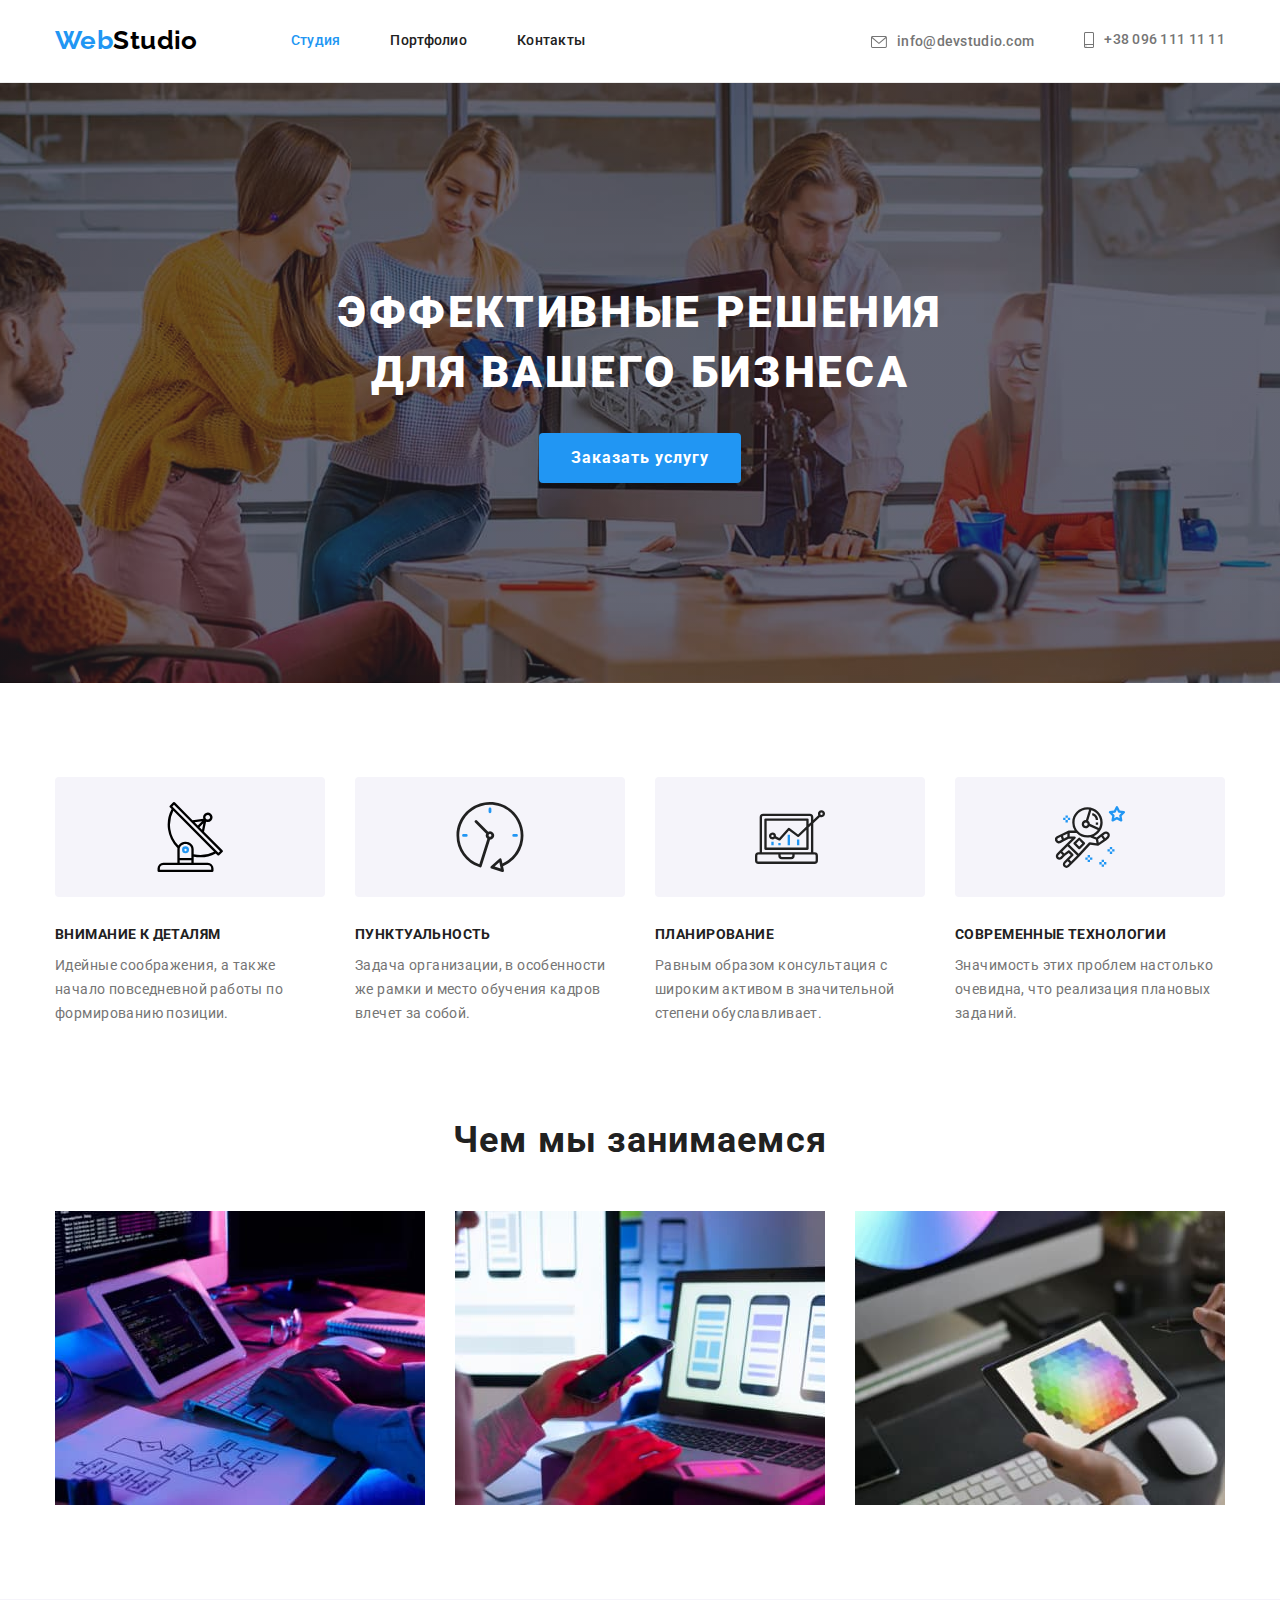
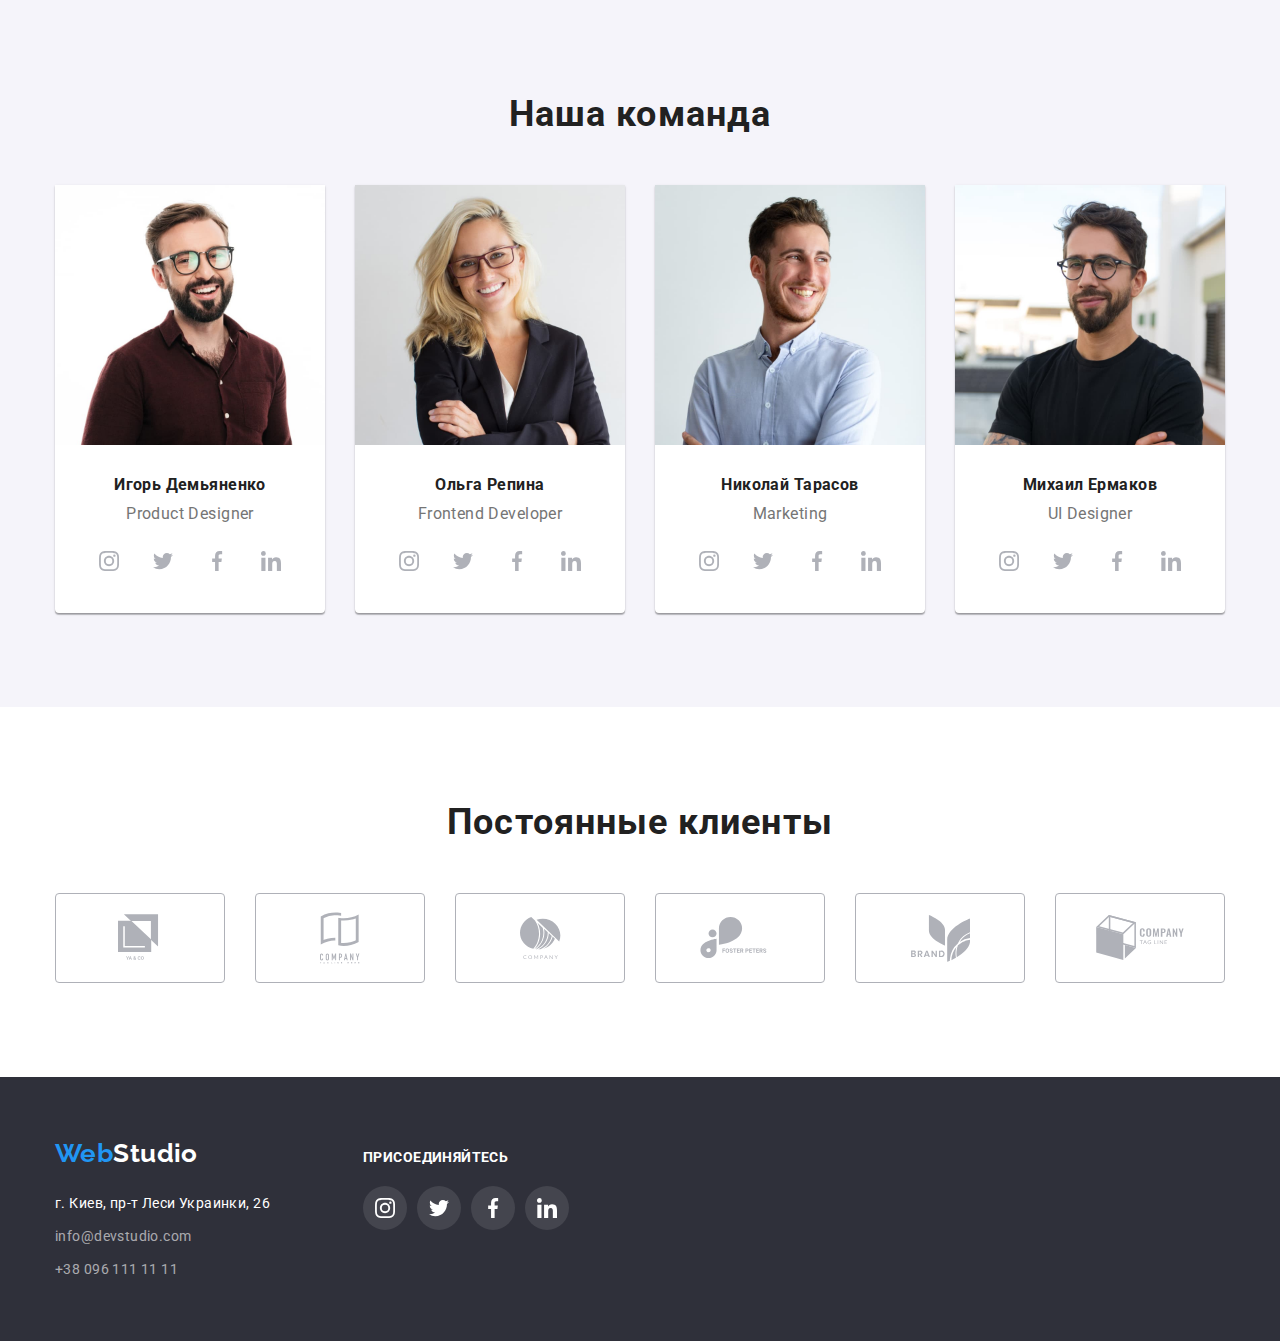
<file: index.html>
<!DOCTYPE html>
<html lang="ru">
  <head>
    <meta charset="UTF-8" />
    <meta name="viewport" content="width=device-width, initial-scale=1.0" />
    <title>WebStudio</title>
    <link rel="preconnect" href="https://fonts.gstatic.com" />
    <link
      href="https://fonts.googleapis.com/css2?family=Raleway:wght@700&family=Roboto:wght@400;500;700;900&display=swap"
      rel="stylesheet"
    />
    <link
      rel="stylesheet"
      href="https://cdnjs.cloudflare.com/ajax/libs/modern-normalize/1.0.0/modern-normalize.min.css"
    />
    <link rel="stylesheet" href="./css/styles.css" />
  </head>
  <body>
    <!-- head, navigation -->
    <header class="header-nav border-line">
      <div class="container nav">
        <nav class="logo header">
          <a href="./index.html" class="link">
            <span class="logo-half">Web</span>Studio</a
          >
          <ul class="site-nav list">
            <li class="item">
              <a href="./index.html" class="link-current">Студия</a>
            </li>
            <li class="item">
              <a href="./portfolio.html" class="link">Портфолио</a>
            </li>
            <li class="item"><a href="#" class="link">Контакты</a></li>
          </ul>
        </nav>
        <ul class="contact-info">
          <li class="item">
            <a class="link" href="mailto:info@devstudio.com">
              <svg class="icon-contact" width="16" height="12">
                <use href="./images/sprite.svg#envelope"></use>
              </svg>
              info@devstudio.com
            </a>
          </li>
          <li class="item">
            <a class="link" href="tel:+380961111111">
              <svg class="icon-contact" width="10" height="16">
                <use href="./images/sprite.svg#smartphone"></use>
              </svg>
              +38 096 111 11 11</a
            >
          </li>
        </ul>
      </div>
    </header>
    <!-- hero -->
    <main>
      <section class="hero">
        <h1 class="hero-title">
          Эффективные решения <br />
          для вашего бизнеса
        </h1>
        <a class="link" href="#">Заказать услугу</a>
      </section>
      <!-- features -->

      <section class="features">
        <div class="container">
          <h2 class="visually-hidden">Качества</h2>
          <ul class="feature-list">
            <li class="feature-item">
              <div class="icon-features">
                <svg width="70" height="70">
                  <use href="./images/sprite.svg#antenna"></use>
                </svg>
              </div>
              <h3 class="subtitle">Внимание к деталям</h3>
              <p>
                Идейные соображения, а также начало повседневной работы по
                формированию позиции.
              </p>
            </li>
            <li class="feature-item">
              <div class="icon-features">
                <svg width="70" height="70">
                  <use href="./images/sprite.svg#clock"></use>
                </svg>
              </div>
              <h3 class="subtitle">Пунктуальность</h3>
              <p>
                Задача организации, в особенности же рамки и место обучения
                кадров влечет за собой.
              </p>
            </li>
            <li class="feature-item">
              <div class="icon-features">
                <svg width="70" height="70">
                  <use href="./images/sprite.svg#diagram"></use>
                </svg>
              </div>
              <h3 class="subtitle">Планирование</h3>
              <p>
                Равным образом консультация с широким активом в значительной
                степени обуславливает.
              </p>
            </li>
            <li class="feature-item">
              <div class="icon-features">
                <svg width="70" height="70">
                  <use href="./images/sprite.svg#astronaut"></use>
                </svg>
              </div>
              <h3 class="subtitle">Современные технологии</h3>
              <p>
                Значимость этих проблем настолько очевидна, что реализация
                плановых заданий.
              </p>
            </li>
          </ul>
        </div>
      </section>

      <section class="services">
        <div class="container">
          <h2 class="title">Чем мы занимаемся</h2>
          <ul class="services-list">
            <li class="services-item">
              <img
                src="./images/typing-text.jpg"
                alt="печать текста"
                width="370"
              />
            </li>
            <li class="services-item">
              <img
                src="./images/sync-phone-and-laptop.jpg"
                alt="телефон и компьютер"
                width="370"
              />
            </li>
            <li class="services-item">
              <img src="./images/tablet.jpg" alt="планшет" width="370" />
            </li>
          </ul>
        </div>
      </section>

      <!-- our team -->
      <section class="team">
        <div class="container">
          <h2 class="title">Наша команда</h2>
          <ul class="team-list">
            <li class="team-item">
              <img
                src="./images/product-designer.jpg"
                alt="Игорь Демьяненко"
                width="270"
              />
              <div class="name-position">
                <h3 class="names">Игорь Демьяненко</h3>
                <p class="job">Product Designer</p>
                <ul class="social-links">
                  <li>
                    <a class="link" href="#">
                      <svg class="icon-socials" width="20" height="20">
                        <use href="./images/sprite.svg#instagram"></use>
                      </svg>
                    </a>
                  </li>
                  <li>
                    <a class="link" href="#">
                      <svg class="icon-socials" width="20" height="20">
                        <use href="./images/sprite.svg#twitter"></use>
                      </svg>
                    </a>
                  </li>
                  <li>
                    <a class="link" href="#">
                      <svg class="icon-socials" width="20" height="20">
                        <use href="./images/sprite.svg#facebook"></use>
                      </svg>
                    </a>
                  </li>
                  <li>
                    <a class="link" href="#">
                      <svg class="icon-socials" width="20" height="20">
                        <use href="./images/sprite.svg#linkedin"></use>
                      </svg>
                    </a>
                  </li>
                </ul>
              </div>
            </li>
            <li class="team-item">
              <img
                src="./images/frontend-developer.jpg"
                alt="Ольга Репина"
                width="270"
              />
              <div class="name-position">
                <h3 class="names">Ольга Репина</h3>
                <p class="job">Frontend Developer</p>
                <ul class="social-links">
                  <li>
                    <a class="link" href="#">
                      <svg class="icon-socials" width="20" height="20">
                        <use href="./images/sprite.svg#instagram"></use>
                      </svg>
                    </a>
                  </li>
                  <li>
                    <a class="link" href="#">
                      <svg class="icon-socials" width="20" height="20">
                        <use href="./images/sprite.svg#twitter"></use>
                      </svg>
                    </a>
                  </li>
                  <li>
                    <a class="link" href="#">
                      <svg class="icon-socials" width="20" height="20">
                        <use href="./images/sprite.svg#facebook"></use>
                      </svg>
                    </a>
                  </li>
                  <li>
                    <a class="link" href="#">
                      <svg class="icon-socials" width="20" height="20">
                        <use href="./images/sprite.svg#linkedin"></use>
                      </svg>
                    </a>
                  </li>
                </ul>
              </div>
            </li>
            <li class="team-item">
              <img
                src="./images/marketing.jpg"
                alt="Николай Тарасов"
                width="270"
              />
              <div class="name-position">
                <h3 class="names">Николай Тарасов</h3>
                <p class="job">Marketing</p>
                <ul class="social-links">
                  <li>
                    <a class="link" href="#">
                      <svg class="icon-socials" width="20" height="20">
                        <use href="./images/sprite.svg#instagram"></use>
                      </svg>
                    </a>
                  </li>
                  <li>
                    <a class="link" href="#">
                      <svg class="icon-socials" width="20" height="20">
                        <use href="./images/sprite.svg#twitter"></use>
                      </svg>
                    </a>
                  </li>
                  <li>
                    <a class="link" href="#">
                      <svg class="icon-socials" width="20" height="20">
                        <use href="./images/sprite.svg#facebook"></use>
                      </svg>
                    </a>
                  </li>
                  <li>
                    <a class="link" href="#">
                      <svg class="icon-socials" width="20" height="20">
                        <use href="./images/sprite.svg#linkedin"></use>
                      </svg>
                    </a>
                  </li>
                </ul>
              </div>
            </li>
            <li class="team-item">
              <img
                src="./images/ui-designer.jpg"
                alt="Михаил Ермаков"
                width="270"
              />
              <div class="name-position">
                <h3 class="names">Михаил Ермаков</h3>
                <p class="job">UI Designer</p>
                <ul class="social-links">
                  <li>
                    <a class="link" href="#">
                      <svg class="icon-socials" width="20" height="20">
                        <use href="./images/sprite.svg#instagram"></use>
                      </svg>
                    </a>
                  </li>
                  <li>
                    <a class="link" href="#">
                      <svg class="icon-socials" width="20" height="20">
                        <use href="./images/sprite.svg#twitter"></use>
                      </svg>
                    </a>
                  </li>
                  <li>
                    <a class="link" href="#">
                      <svg class="icon-socials" width="20" height="20">
                        <use href="./images/sprite.svg#facebook"></use>
                      </svg>
                    </a>
                  </li>
                  <li>
                    <a class="link" href="#">
                      <svg class="icon-socials" width="20" height="20">
                        <use href="./images/sprite.svg#linkedin"></use>
                      </svg>
                    </a>
                  </li>
                </ul>
              </div>
            </li>
          </ul>
        </div>
      </section>
      <section class="clients">
        <div class="container">
          <h2 class="title">Постоянные клиенты</h2>
          <ul class="clients-list">
            <li class="item">
              <a class="link" href="#">
                <svg class="icon-clients" width="44.27" height="49.23">
                  <use href="./images/sprite.svg#logo-1"></use>
                </svg>
              </a>
            </li>
            <li class="item">
              <a class="link" href="#">
                <svg class="icon-clients" width="40" height="52">
                  <use href="./images/sprite.svg#logo-2"></use>
                </svg>
              </a>
            </li>
            <li class="item">
              <a class="link" href="#">
                <svg class="icon-clients" width="41" height="42.5">
                  <use href="./images/sprite.svg#logo-3"></use>
                </svg>
              </a>
            </li>
            <li class="item">
              <a class="link" href="#">
                <svg class="icon-clients" width="79.66" height="42.02">
                  <use href="./images/sprite.svg#logo-4"></use>
                </svg>
              </a>
            </li>
            <li class="item">
              <a class="link" href="#">
                <svg class="icon-clients" width="59" height="47">
                  <use href="./images/sprite.svg#logo-5"></use>
                </svg>
              </a>
            </li>
            <li class="item">
              <a class="link" href="#">
                <svg class="icon-clients" width="88.48" height="45.44">
                  <use href="./images/sprite.svg#logo-6"></use>
                </svg>
              </a>
            </li>
          </ul>
        </div>
      </section>
    </main>
    <!-- contacts info -->
    <footer class="footer">
      <div class="container network">
        <div class="logo-address">
          <a href="./index.html" class="logo">
            <span class="logo-half">Web</span>Studio</a
          >
          <address class="address">
            г. Киев, пр-т Леси Украинки, 26
            <a href="mailto:info@devstudio.com" class="link"
              >info@devstudio.com</a
            >
            <a href="tel:+380961111111" class="link">+38 096 111 11 11</a>
          </address>
        </div>
        <div class="join-us">
          <p>присоединяйтесь</p>
          <ul class="social-links footer">
            <li>
              <a class="link" href="#">
                <svg class="icon-socials" width="20" height="20">
                  <use href="./images/sprite.svg#instagram"></use>
                </svg>
              </a>
            </li>
            <li>
              <a class="link" href="#">
                <svg class="icon-socials" width="20" height="20">
                  <use href="./images/sprite.svg#twitter"></use>
                </svg>
              </a>
            </li>
            <li>
              <a class="link" href="#">
                <svg class="icon-socials" width="20" height="20">
                  <use href="./images/sprite.svg#facebook"></use>
                </svg>
              </a>
            </li>
            <li>
              <a class="link" href="#">
                <svg class="icon-socials" width="20" height="20">
                  <use href="./images/sprite.svg#linkedin"></use>
                </svg>
              </a>
            </li>
          </ul>
        </div>
      </div>
    </footer>
  </body>
</html>
</file>
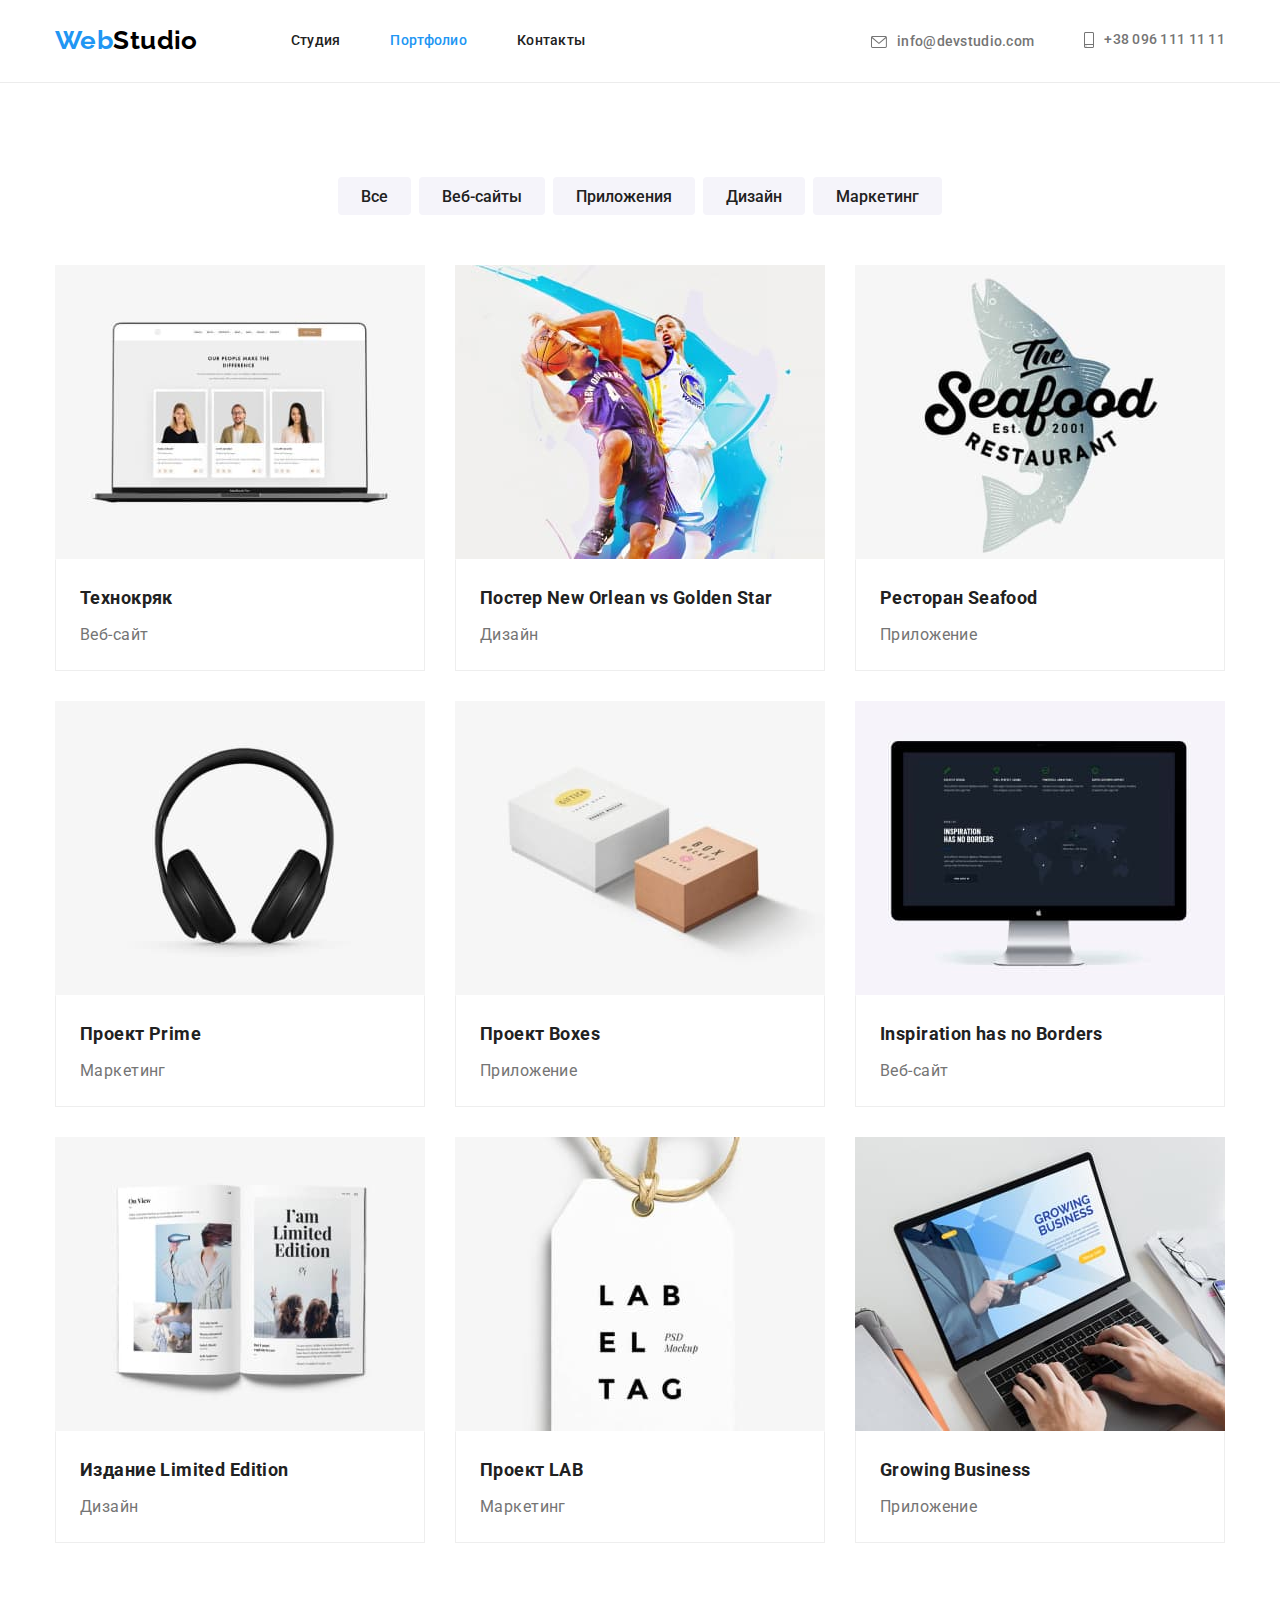
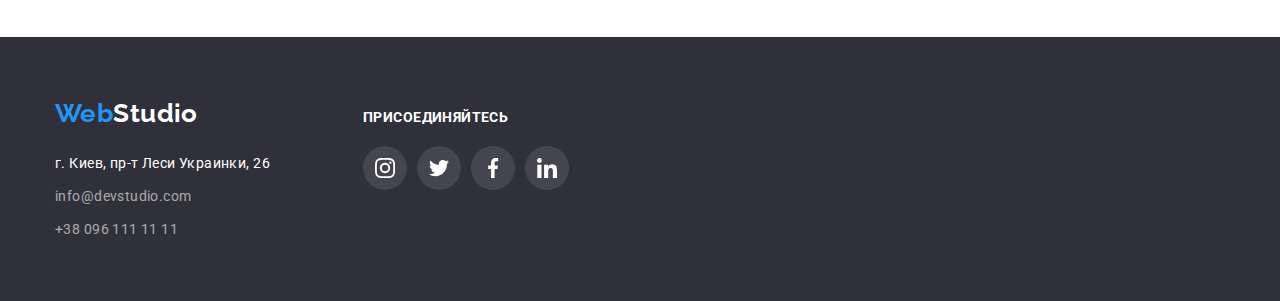
<file: portfolio.html>
<!DOCTYPE html>
<html lang="ru">
  <head>
    <meta charset="UTF-8" />
    <meta name="viewport" content="width=device-width, initial-scale=1.0" />
    <title>Portfolio</title>
    <link rel="preconnect" href="https://fonts.gstatic.com" />
    <link
      href="https://fonts.googleapis.com/css2?family=Raleway:wght@700&family=Roboto:wght@400;500;700;900&display=swap"
      rel="stylesheet"
    />
    <link
      rel="stylesheet"
      href="https://cdnjs.cloudflare.com/ajax/libs/modern-normalize/1.0.0/modern-normalize.min.css"
    />
    <link rel="stylesheet" href="./css/styles.css" />
  </head>
  <body>
    <header class="header-nav border-line">
      <!-- head, navigation -->
      <div class="container nav">
        <nav class="logo header">
          <a href="./index.html" class="link">
            <span class="logo-half">Web</span>Studio</a
          >
          <ul class="site-nav list">
            <li class="item"><a href="./index.html" class="link">Студия</a></li>
            <li class="item">
              <a href="./portfolio.html" class="link-current">Портфолио</a>
            </li>
            <li class="item"><a href="#" class="link">Контакты</a></li>
          </ul>
        </nav>
        <ul class="contact-info">
          <li class="item">
            <a href="mailto:info@devstudio.com" class="link">
              <svg class="icon-contact" width="16" height="12">
                <use href="./images/sprite.svg#envelope"></use>
              </svg>
              info@devstudio.com</a
            >
          </li>
          <li class="item">
            <a href="tel:+380961111111" class="link">
              <svg class="icon-contact" width="10" height="16">
                <use href="./images/sprite.svg#smartphone"></use>
              </svg>
              +38 096 111 11 11
            </a>
          </li>
        </ul>
      </div>
    </header>
    <main>
      <!-- Buttons -->
      <section class="projects">
        <div class="container">
          <h1 class="visually-hidden">Портфолио</h1>
          <ul class="buttons-menu">
            <li class="item">
              <button class="button" type="button">Все</button>
            </li>
            <li class="item">
              <button class="button" type="button">Веб-сайты</button>
            </li>
            <li class="item">
              <button class="button" type="button">Приложения</button>
            </li>
            <li class="item">
              <button class="button" type="button">Дизайн</button>
            </li>
            <li class="item">
              <button class="button" type="button">Маркетинг</button>
            </li>
          </ul>
          <h2 class="visually-hidden">Проекты</h2>
          <ul class="projects-list">
            <li class="item">
              <a href="#" class="link">
                <img
                  src="./images-portfolio/img-1.jpg"
                  alt="Технокряк"
                  width="370"
                />
                <div class="project-text">
                  <h3 class="project-title">Технокряк</h3>
                  <p class="project-category">Веб-сайт</p>
                </div>
              </a>
            </li>
            <li class="item">
              <a href="#" class="link">
                <img
                  src="./images-portfolio/img-2.jpg"
                  alt="Постер New Orlean vs Golden Star"
                  width="370"
                />
                <div class="project-text">
                  <h3 class="project-title">
                    Постер New Orlean vs Golden Star
                  </h3>
                  <p class="project-category">Дизайн</p>
                </div>
              </a>
            </li>
            <li class="item">
              <a href="#" class="link"
                ><img
                  src="./images-portfolio/img-3.jpg"
                  alt="Ресторан Seafood"
                  width="370"
                />
                <div class="project-text">
                  <h3 class="project-title">Ресторан Seafood</h3>
                  <p class="project-category">Приложение</p>
                </div></a
              >
            </li>
            <li class="item">
              <a href="#" class="link"></a>
              <a href="#" class="link">
                <img
                  src="./images-portfolio/img-4.jpg"
                  alt="Проект Prime"
                  width="370"
                />
                <div class="project-text">
                  <h3 class="project-title">Проект Prime</h3>
                  <p class="project-category">Маркетинг</p>
                </div>
              </a>
            </li>
            <li class="item">
              <a href="#" class="link">
                <img
                  src="./images-portfolio/img-5.jpg"
                  alt="Проект Boxes"
                  width="370"
                />
                <div class="project-text">
                  <h3 class="project-title">Проект Boxes</h3>
                  <p class="project-category">Приложение</p>
                </div>
              </a>
            </li>
            <li class="item">
              <a href="#" class="link">
                <img
                  src="./images-portfolio/img-6.jpg"
                  alt="Inspiration has no Borders"
                  width="370"
                />
                <div class="project-text">
                  <h3 class="project-title">Inspiration has no Borders</h3>
                  <p class="project-category">Веб-сайт</p>
                </div>
              </a>
            </li>
            <li class="item">
              <a href="#" class="link">
                <img
                  src="./images-portfolio/img-7.jpg"
                  alt="Издание Limited Edition"
                  width="370"
                />
                <div class="project-text">
                  <h3 class="project-title">Издание Limited Edition</h3>
                  <p class="project-category">Дизайн</p>
                </div>
              </a>
            </li>
            <li class="item">
              <a href="#" class="link">
                <img
                  src="./images-portfolio/img-8.jpg"
                  alt="Проект LAB"
                  width="370"
                />
                <div class="project-text">
                  <h3 class="project-title">Проект LAB</h3>
                  <p class="project-category">Маркетинг</p>
                </div>
              </a>
            </li>
            <li class="item">
              <a href="#" class="link">
                <img
                  src="./images-portfolio/img-9.jpg"
                  alt="Growing Business"
                  width="370"
                />
                <div class="project-text">
                  <h3 class="project-title">Growing Business</h3>
                  <p class="project-category">Приложение</p>
                </div>
              </a>
            </li>
          </ul>
        </div>
      </section>
    </main>
    <!-- Footer: contacts info -->
    <footer class="footer">
      <div class="container network">
        <div class="logo-address">
          <a href="./index.html" class="logo">
            <span class="logo-half">Web</span>Studio</a
          >
          <address class="address">
            г. Киев, пр-т Леси Украинки, 26
            <a href="mailto:info@devstudio.com" class="link"
              >info@devstudio.com</a
            >
            <a href="tel:+380961111111" class="link">+38 096 111 11 11</a>
          </address>
        </div>
        <div class="join-us">
          <p>присоединяйтесь</p>
          <ul class="social-links footer">
            <li>
              <a class="link" href="#">
                <svg class="icon-socials" width="20" height="20">
                  <use href="./images/sprite.svg#instagram"></use>
                </svg>
              </a>
            </li>
            <li>
              <a class="link" href="#">
                <svg class="icon-socials" width="20" height="20">
                  <use href="./images/sprite.svg#twitter"></use>
                </svg>
              </a>
            </li>
            <li>
              <a class="link" href="#">
                <svg class="icon-socials" width="20" height="20">
                  <use href="./images/sprite.svg#facebook"></use>
                </svg>
              </a>
            </li>
            <li>
              <a class="link" href="#">
                <svg class="icon-socials" width="20" height="20">
                  <use href="./images/sprite.svg#linkedin"></use>
                </svg>
              </a>
            </li>
          </ul>
        </div>
      </div>
    </footer>
  </body>
</html>
</file>
<file: css/styles.css>
:root {
  --accent-color: #2196f3;
  --title-color: #212121;
  --text-color: #757575;
  --basic-white: #ffffff;
  --basic-black: #000000;
  --team-button-bgr: #f5f4fa;
  --footer-hero-bgr: #2f303a;
  --head-border-line: #ececec;
  --projects-border-line: #eeeeee;
  --icons-color: #afb1b8;
}

.container {
  width: 1200px;
  padding-left: 15px;
  padding-right: 15px;
  margin-left: auto;
  margin-right: auto;
}

ul {
  list-style: none;
  margin: 0;
  padding: 0;
}

a.link,
.link-current {
  text-decoration: none;
}

body {
  color: var(--text-color);
  font-family: "Roboto", sans-serif;
  font-weight: 400;
  letter-spacing: 0.03em;
  font-size: 14px;
  line-height: 1.72;
}

h1,
h2,
h3,
p,
a {
  margin: 0;
}

.visually-hidden {
  position: absolute;
  width: 1px;
  height: 1px;
  margin: -1px;
  border: 0;
  padding: 0;

  white-space: nowrap;
  clip-path: inset(100%);
  clip: rect(0 0 0 0);
  overflow: hidden;
}

/* logo header+footer*/
.nav {
  display: flex;
}
.logo.header a {
  display: inline-flex;
  align-items: center;
}

.header-nav {
  background-color: var(--basic-white);
}
.header-nav.border-line {
  border-bottom: 1px solid var(--head-border-line);
}

.logo:focus,
.footer a:focus {
  color: none;
}

.logo > .link,
.footer .logo {
  color: var(--basic-black);
  text-decoration: none;
  font-family: "Raleway", sans-serif;
  font-weight: 700;
  font-size: 26px;
  line-height: 1.29;
}

.logo {
  display: flex;
  align-items: center;
}

.logo .logo-half,
.footer .logo-half {
  color: var(--accent-color);
}

/* navigation links */

.site-nav {
  display: flex;
  margin-left: 93px;
}
/* у первого елемента нет соседа справа, селектор не применяется */
.site-nav.list .item + .item {
  margin-left: 50px;
}

/* То же самое из конспекта: отступы у всех кроме посл елемента */
/* .site-nav.item:not(:last-child) {
  margin-right: 50px;
} */

.site-nav a {
  display: inline-flex;
  padding-top: 32px;
  padding-bottom: 32px;

  color: var(--title-color);
  font-weight: 500;
  font-size: 14px;
  line-height: 1.14;
  letter-spacing: 0.02em;
}

.contact-info {
  display: inline-flex;
  align-items: baseline;
  margin: 0;
  margin-left: auto;
  padding: 0;
}

.contact-info .item:not(:last-child) {
  margin-right: 50px;
}
.contact-info .link {
  display: inline-flex;
  align-items: center;
  padding-top: 32px;
  padding-bottom: 32px;

  color: var(--text-color);
  font-weight: 500;
  line-height: 1.14;
  letter-spacing: 0.02em;
}

.icon-contact {
  margin-right: 10px;
  fill: currentColor;
}

.site-nav .link:hover,
.site-nav .link:focus,
.site-nav .link-current,
.contact-info .link:hover,
.contact-info .link:focus {
  color: var(--accent-color);
}

/* hero */
.hero {
  max-width: 1600px;
  display: block;
  background: var(--footer-hero-bgr);
  text-align: center;
  padding-top: 200px;
  padding-bottom: 200px;
  margin: 0 auto;

  background-image: linear-gradient(
      to right,
      rgba(47, 48, 58, 0.4),
      rgba(47, 48, 58, 0.4)
    ),
    url(../images/Overlay.jpg);
  background-repeat: no-repeat;
  background-position: center;
  background-size: cover;
}

.hero-title {
  margin: 0;
  margin-bottom: 30px;

  color: var(--basic-white);
  font-weight: 900;
  font-size: 44px;
  line-height: 1.36;
  letter-spacing: 0.06em;
  text-transform: uppercase;
}

.hero a {
  display: inline-block;
  border-radius: 4px;
  padding: 10px 32px;
  margin-top: 0;
  margin-bottom: 0;

  color: var(--basic-white);
  font-weight: 700;
  font-size: 16px;
  line-height: 1.87;
  letter-spacing: 0.06em;

  background: var(--accent-color);
  box-shadow: 0px 4px 4px rgba(0, 0, 0, 0.15);
}

.hero .link:hover,
.hero .link:focus {
  color: var(--basic-white);
}

/* Titles */
.title {
  display: block;
  margin-top: 0;
  margin-bottom: 50px;
  padding: 0;

  color: var(--title-color);
  font-weight: 700;
  font-size: 36px;
  line-height: 1.17;
  text-align: center;
  letter-spacing: 0.03em;
}

/* Features */
.features,
.services {
  padding-top: 94px;
  background-color: var(--basic-white);
}

.services {
  padding-bottom: 94px;
}

img {
  display: block;
}

.subtitle {
  margin-top: 0;
  margin-bottom: 10px;
  color: var(--title-color);
  font-size: 14px;
  font-weight: 700;
  line-height: 1.14;
  text-transform: uppercase;
}

.features p {
  margin-top: 0;
  margin-bottom: 0;
}

/* Flex + wrap: features, services, team */

.feature-list,
.services-list,
.team-list {
  display: flex;
  flex-wrap: wrap;
  margin: 0;
}

.feature-item {
  width: 270px;
}

.services-item {
  width: 370px;
}

.feature-item,
.services-item,
.team-item {
  margin-right: 30px;
}

.feature-item:last-child,
.services-item:last-child,
.team-item:last-child {
  margin-right: 0;
}

.icon-features {
  display: flex;
  justify-content: center;
  align-items: center;
  height: 120px;

  margin-bottom: 30px;
  background: var(--team-button-bgr);
  border-radius: 4px;
}
/* Team */
.team {
  padding-top: 94px;
  padding-bottom: 94px;

  background-color: var(--team-button-bgr);
}

.team-item {
  width: 270px;
  background: var(--basic-white);
  box-shadow: 0px 1px 3px rgba(0, 0, 0, 0.12), 0px 1px 1px rgba(0, 0, 0, 0.14),
    0px 2px 1px rgba(0, 0, 0, 0.2);
  border-radius: 0px 0px 4px 4px;
}

.name-position {
  min-width: 76px;
  padding-top: 30px;
  padding-bottom: 30px;
  padding-left: 32px;
  padding-right: 32px;
  text-align: center;
}

.names {
  margin-bottom: 10px;

  color: var(--title-color);
  font-weight: 700;
  font-size: 16px;
  line-height: 1.19;
}
.job {
  font-size: 16px;
  line-height: 1.19;
  margin-bottom: 16px;
}

.social-links {
  display: flex;
  justify-content: space-between;
  align-items: center;
}

.social-links .link {
  display: flex;
  justify-content: center;
  align-items: center;
  width: 44px;
  height: 44px;
  border-radius: 50%;
  color: var(--icons-color);
}

.social-links.footer .link {
  color: var(--basic-white);
  background: rgba(255, 255, 255, 0.1);
}

.social-links .link:hover,
.social-links .link:focus {
  color: var(--basic-white);
  background: var(--accent-color);
}

.icon-socials {
  fill: currentColor;
}

/* Clients */

.clients .title {
  padding-top: 94px;
}

.clients-list {
  display: flex;
  padding-bottom: 94px;
  align-items: center;
  width: 170px;
}

.clients-list .item + .item {
  margin-left: 30px;
}

.clients-list .link {
  display: flex;
  justify-content: center;
  align-items: center;
  width: 170px;
  height: 90px;

  border: 1px solid var(--icons-color);
  border-radius: 4px;

  color: var(--icons-color);
}

.clients-list .link:hover,
.clients-list .link:focus {
  color: var(--accent-color);
  border: 1px solid var(--accent-color);
}

.icon-clients {
  fill: currentColor;
}

/* Footer */
footer {
  display: flex;
  margin-bottom: 0;
  padding-top: 60px;
  padding-bottom: 60px;
  background-color: var(--footer-hero-bgr);
}

.footer .logo {
  padding: 0;
  color: var(--basic-white);
}

.address {
  display: flex;
  flex-direction: column;
  margin-top: 20px;
  color: var(--basic-white);
  font-style: normal;
}

.address a {
  margin-top: 9px;
  text-decoration: none;
  font-size: 14px;
  color: rgb(255, 255, 255, 0.6);
}

.address a:hover,
.address a:focus {
  color: var(--accent-color);
}
.container.network {
  display: flex;
  align-items: baseline;
}

.join-us {
  display: block;
  justify-content: center;

  margin-left: 93px;
  width: 206px;
  text-transform: uppercase;
  line-height: 1.14;
  font-weight: 700;
  color: var(--basic-white);
}

.social-links.footer {
  display: flex;
  margin-top: 20px;
}

/* Portfolio */
.projects {
  padding-top: 94px;
  margin-bottom: 0;
  padding-bottom: 94px;
}

.buttons-menu .button {
  display: inline-block;
  border: 1px solid transparent;
  min-width: 73px;
  height: 38px;
  padding: 6px 22px;
  border-radius: 4px;

  color: var(--title-color);
  background-color: var(--team-button-bgr);
  font-family: Roboto, sans-serif;
  font-weight: 500;
  font-size: 16px;
  line-height: 1.63;
}

.projects .buttons-menu {
  display: flex;
  flex-wrap: wrap;
  justify-content: center;
  margin-bottom: 50px;
}

.buttons-menu .item + .item {
  margin-left: 8px;
}

.button:focus,
.button:hover {
  background-color: var(--accent-color);
  color: var(--basic-white);
}
.projects-list .item:focus,
.projects-list .item:hover {
  box-shadow: 0px 1px 1px rgba(0, 0, 0, 0.12), 0px 4px 4px rgba(0, 0, 0, 0.06),
    1px 4px 6px rgba(0, 0, 0, 0.16);
}
.project-text {
  padding: 20px 24px;
  margin: 0;
  border: 1px solid var(--projects-border-line);
  border-top: 1px solid transparent;
}

.projects-list a.link {
  padding: 0;
  margin: 0;
}

.project-title {
  margin: 0;

  color: var(--title-color);
  font-weight: 700;
  font-size: 18px;
  line-height: 2;
}

.project-category {
  margin: 0;
  margin-top: 4px;

  color: var(--text-color);
  font-size: 16px;
  line-height: 1.88;
}

.projects-list {
  display: flex;
  flex-wrap: wrap;
  justify-content: center;
  margin: 0;
  padding: 0;
}

.projects-list .item {
  width: calc((100% - 60px) / 3);
  margin-right: 30px;
  margin-bottom: 30px;
}

.projects-list .item:nth-child(3n) {
  margin-right: 0;
}

.projects-list .item:nth-last-child(-n + 3) {
  margin-bottom: 0;
}
</file>
